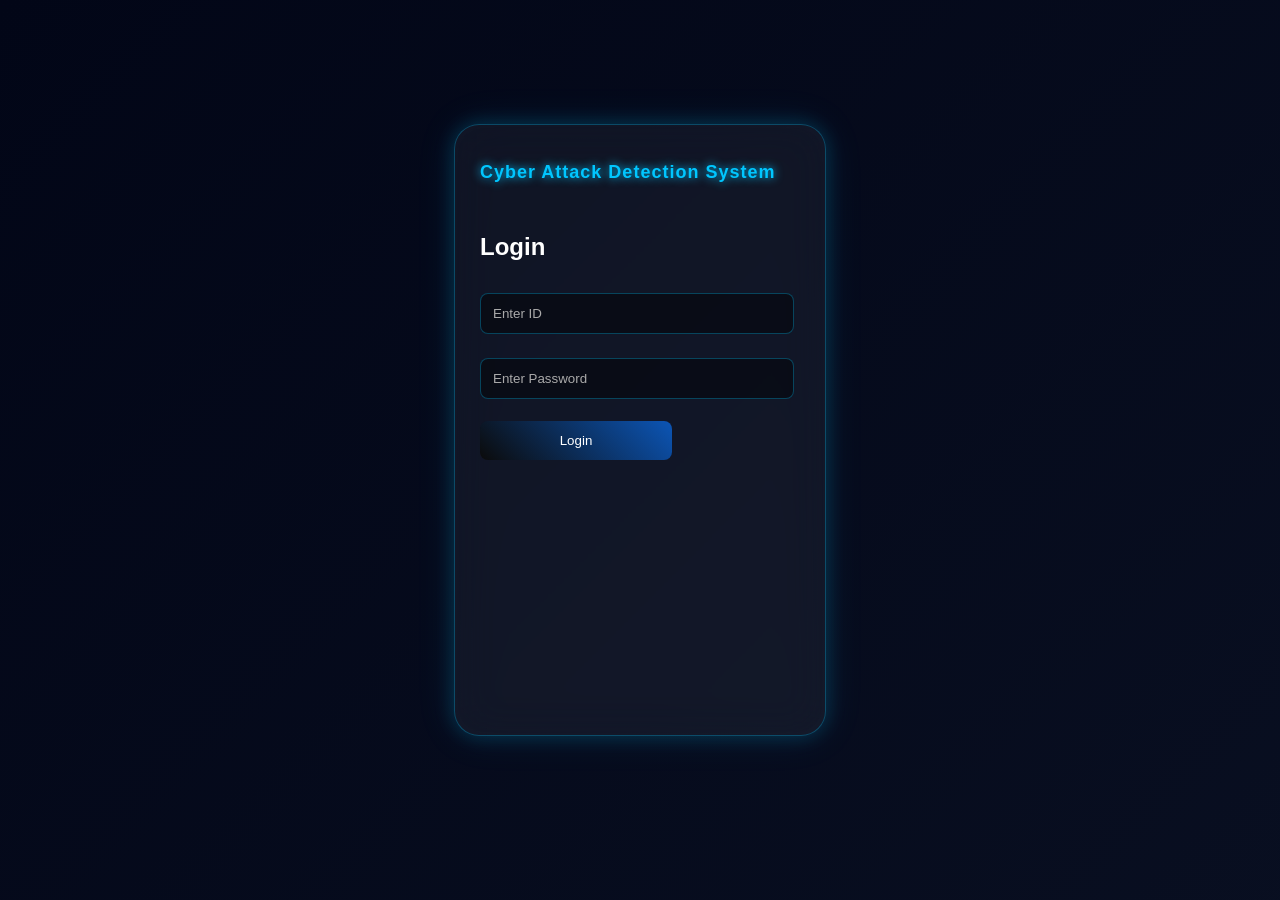
<file: index.html>
<!DOCTYPE html>
<html lang="en">

<head>
    <meta charset="UTF-8">
    <meta name="viewport" content="width=device-width, initial-scale=1.0">
    <title>Cyber Attack Detection System</title>
    <link rel="stylesheet" href="04-styles.css">
  
</head>

<body>

    
    <!-- LOGIN PAGE (PHONE STYLE) -->

    <div id="loginPage" class="phone-container">
        <div class="phone">
            <h1>Cyber Attack Detection System</h1>

            <div class="login-box">
                <h2>Login</h2>
                <input type="text" id="username" placeholder="Enter ID">
                <input type="password" id="password" placeholder="Enter Password">
                <button onclick="login()">Login</button>
                <p id="error"></p>
            </div>
        </div>
    </div>

    

    <script src="script.js"></script>
</body>


</html>
</file>
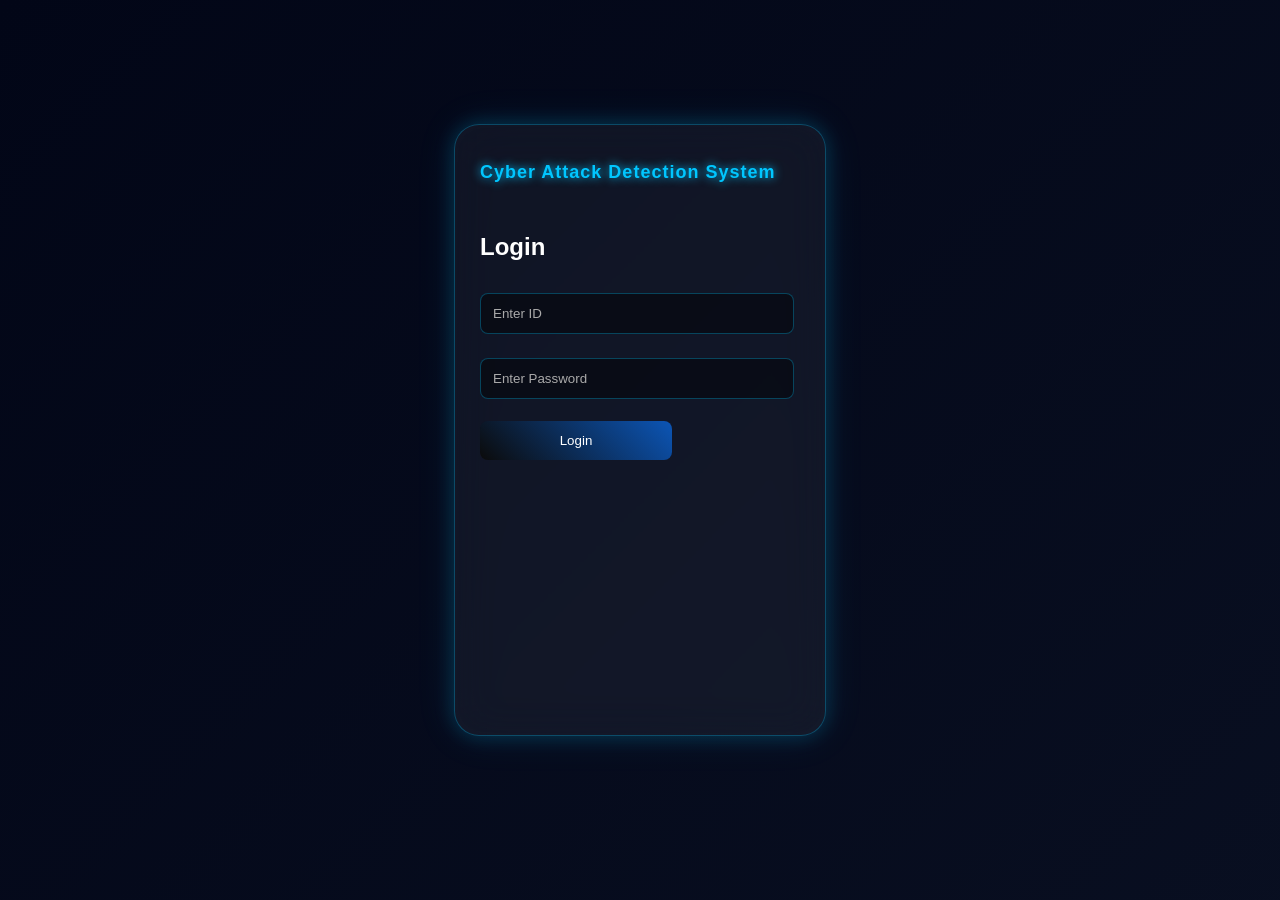
<file: 01-index.html>
<!DOCTYPE html>
<html lang="en">

<head>
    <meta charset="UTF-8">
    <meta name="viewport" content="width=device-width, initial-scale=1.0">
    <title>Cyber Attack Detection System</title>
    <link rel="stylesheet" href="04-styles.css">
  
</head>

<body>

    
    <!-- LOGIN PAGE (PHONE STYLE) -->

    <div id="loginPage" class="phone-container">
        <div class="phone">
            <h1>Cyber Attack Detection System</h1>

            <div class="login-box">
                <h2>Login</h2>
                <input type="text" id="username" placeholder="Enter ID">
                <input type="password" id="password" placeholder="Enter Password">
                <button onclick="login()">Login</button>
                <p id="error"></p>
            </div>
        </div>
    </div>

    

    <script src="script.js"></script>
</body>


</html>
</file>
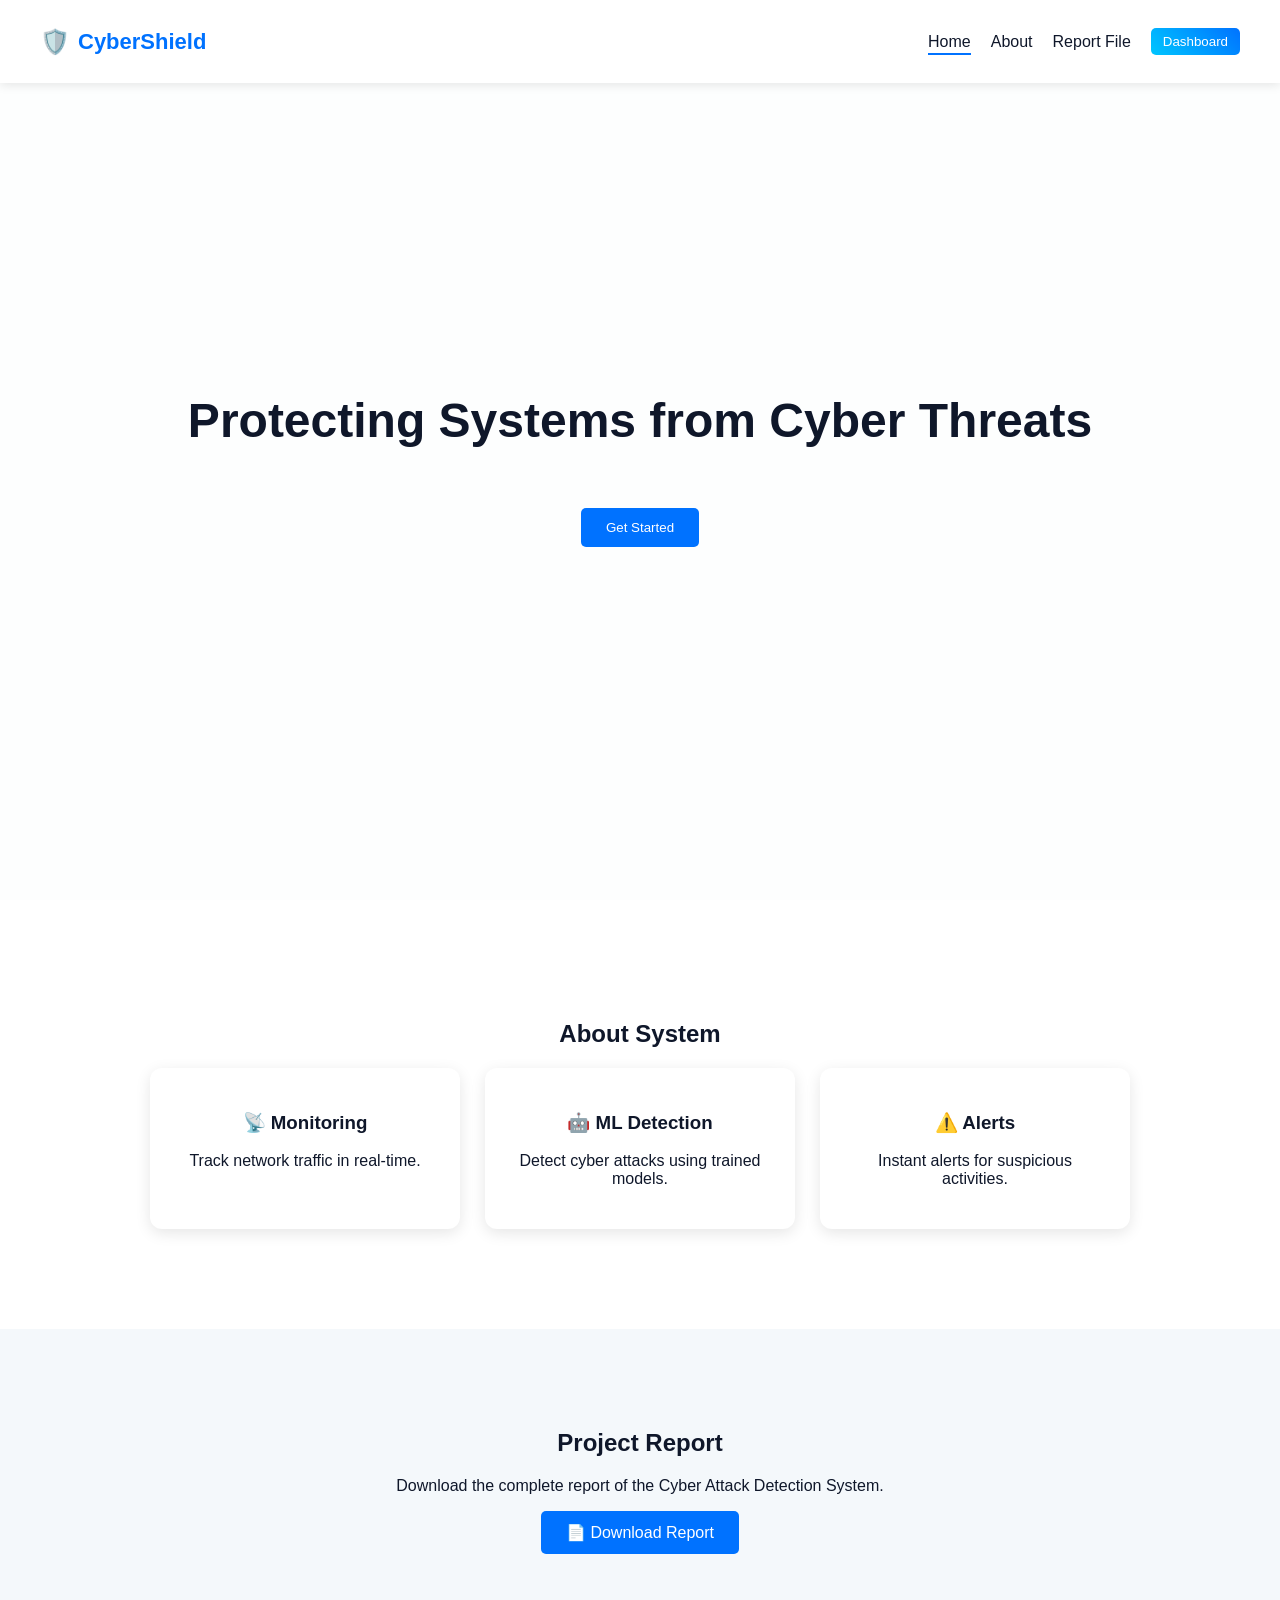
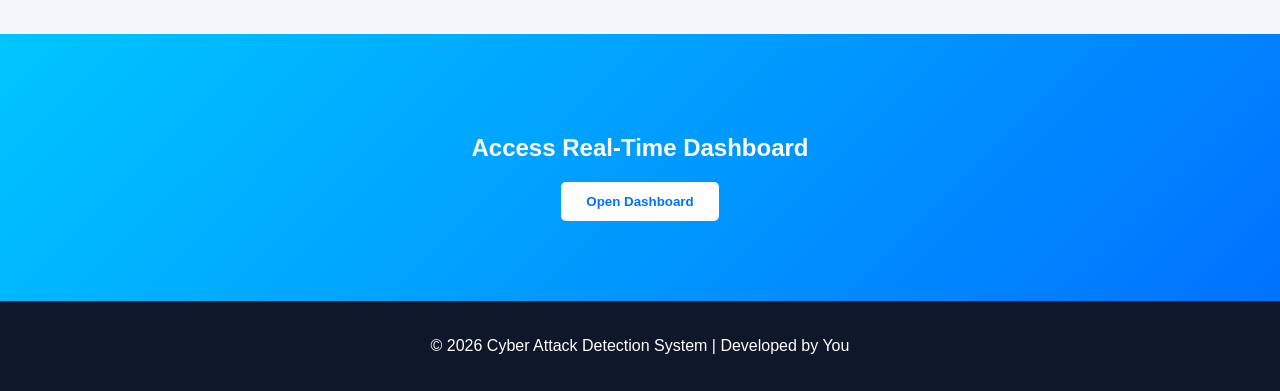
<file: 02-landing.html>
<!DOCTYPE html>
<html lang="en">
<head>
    <meta charset="UTF-8">
    <meta name="viewport" content="width=device-width, initial-scale=1.0">
    <title>landing page</title>
    <link rel="stylesheet" href="05-landing.css">
</head>
<body>
    
    
    
    
    
    <!-- ================= NAVBAR ================= -->
    <nav class="navbar">
        <div class="logo">CyberShield</div>
        
        <ul class="nav-links" id="navLinks">
            <li><a href="#home" class="active">Home</a></li>
            <li><a href="#about">About</a></li>
            <li><a href="#report">Report File</a></li>
            <li><button onclick="openDashboard()" class="dashboard-btn">Dashboard</button></li>
        </ul>
        
        <div class="menu-toggle" onclick="toggleMenu()">☰</div>
    </nav>
    
    <!-- ================= HERO ================= -->
    <section id="home" class="hero">
        <div class="hero-content">
            <h1>Protecting Systems from Cyber Threats</h1>
            
            <button onclick="openDashboard()">Get Started</button>
            
        </div>
    </section>
    
    <!-- ================= ABOUT ================= -->
    <section id="about" class="about">
        <h2>About System</h2>
        
        <div class="cards">
            <div class="card">
                <h3>📡 Monitoring</h3>
                <p>Track network traffic in real-time.</p>
            </div>
            
            <div class="card">
                <h3>🤖 ML Detection</h3>
                <p>Detect cyber attacks using trained models.</p>
            </div>
            
            <div class="card">
                <h3>⚠️ Alerts</h3>
                <p>Instant alerts for suspicious activities.</p>
            </div>
        </div>
    </section>
    
    <!-- ================= REPORT ================= -->
    <section id="report" class="report">
        <h2>Project Report</h2>
        <p>Download the complete report of the Cyber Attack Detection System.</p>
        
        <a href="https://d.docs.live.net/a736bfb7a57fae21/Documents/report%20cyber%20attack.pptx" class="report-btn" download>📄 Download Report</a>
    </section>
    
    <!-- ================= DASHBOARD CTA ================= -->
    <section class="cta">
        <h2>Access Real-Time Dashboard</h2>
        <button onclick="openDashboard()">Open Dashboard</button>
    </section>
    
    
    
    
    
    
    <footer>
        
        <p>© 2026 Cyber Attack Detection System | Developed by You</p>
        
    </footer>
    
    <script src="script.js"></script>
</body>
</html>
</file>
<file: 04-styles.css>
/* /* ================= GLOBAL ================= */
body {
    margin: 0;
    font-family: 'Poppins', sans-serif;
    background: linear-gradient(135deg, #020617, #0f172a, #020617);
    background-size: 400% 400%;
    animation: bgMove 10s infinite alternate;
    color: #fff;
    overflow: hidden;
}

/* Animated background */
@keyframes bgMove {
    0% { background-position: left; }
    100% { background-position: right; }
}

/* ================= CONTAINER ================= */
.phone-container {
    padding: 25px;
    height: 90vh;
    display: flex;
    justify-content: center;
    align-items: center;
    perspective: 1200px; /* 3D depth */
}

/* ================= PHONE CARD ================= */
.phone {
    width: 320px;
    height: 560px;
    padding: 25px;
    border-radius: 25px;

    /* Glassmorphism */
    background: rgba(255, 255, 255, 0.05);
    backdrop-filter: blur(20px);

    border: 1px solid rgba(0, 198, 255, 0.3);

    /* 3D + Glow */
    transform-style: preserve-3d;
    transition: transform 0.4s ease, box-shadow 0.4s;

    box-shadow: 
        0 0 20px rgba(0,198,255,0.2),
        0 0 40px rgba(0,198,255,0.1),
        inset 0 0 20px rgba(255,255,255,0.02);

    animation: float 4s ease-in-out infinite;
}

/* Floating effect */
@keyframes float {
    0%,100% { transform: translateY(0px); }
    50% { transform: translateY(-10px); }
}

/* 3D hover tilt */
.phone:hover {
    transform: rotateX(8deg) rotateY(-8deg) scale(1.03);
    box-shadow: 
        0 0 40px rgba(0,198,255,0.5),
        0 0 80px rgba(0,198,255,0.3);
}

/* ================= TITLE ================= */
.phone h1 {
    font-size: 18px;
    letter-spacing: 1px;
    margin-bottom: 20px;

    color: #00c6ff;
    text-shadow: 0 0 10px #00c6ff;
}

/* ================= LOGIN BOX ================= */
.login-box {
    margin-top: 50px;
}

/* ================= INPUT ================= */
.login-box input {
    width: 90%;
    margin: 12px 0;
    padding: 12px;

    border-radius: 8px;
    border: 1px solid rgba(0,198,255,0.3);

    background: rgba(0,0,0,0.4);
    color: white;

    transition: 0.3s;
}

/* Placeholder */
.login-box input::placeholder {
    color: #aaa;
}

/* Focus glow */
.login-box input:focus {
    outline: none;
    border-color: #00c6ff;
    box-shadow: 0 0 10px #00c6ff;
     background: linear-gradient(45deg, #0b0b0b, #0c55b5);
}

/* ================= BUTTON ================= */
.login-box button {
    width: 60%;
    padding: 12px;
    margin-top: 10px;

    border-radius: 8px;
    border: none;

    background: linear-gradient(45deg, #0b0b0b, #0c55b5);
    color: white;

    cursor: pointer;

    transition: all 0.3s ease;
}

/* Hover */
.login-box button:hover {
    transform: scale(1.08);
    box-shadow: 0 0 15px #00c6ff, 0 0 30px #0072ff;
}

/* Click effect */
.login-box button:active {
    transform: scale(0.95);
}

/* ================= RESPONSIVE ================= */
@media (max-width: 768px) {
    .phone {
        width: 90%;
        height: auto;
    }
}
</file>
<file: 05-landing.css>
/* ===== GLOBAL ===== */
body {
    margin: 0;
    font-family: 'Segoe UI', sans-serif;
    background: #f4f8fb;
    color: #0f172a;
    scroll-behavior: smooth;
}

/* ===== NAVBAR ===== */
.navbar {
    position: fixed;
    width: 100%;
    background: white;
    display: flex;
    justify-content: space-between;
    align-items: center;

    padding: 12px 40px; /* reduced from 80px */
    box-shadow: 0 2px 10px rgba(0,0,0,0.1);

    z-index: 1000;
    box-sizing: border-box; /* prevents overflow */
}

.logo {
    font-size: 22px;
    font-weight: bold;
    color: #0072ff;
    display: flex;
    align-items: center;
    gap: 8px;
}

/* Add icon-style logo */
.logo::before {
    content: "🛡️";
    font-size: 24px;
}

.nav-links {
    list-style: none;
    display: flex;
    gap: 20px; /* reduced gap */
    align-items: center;
    flex-wrap: nowrap;
}

.nav-links a {
    color: #0f172a;
    text-decoration: none;
    font-weight: 500;
    position: relative;
}

.nav-links a::after {
    content: "";
    position: absolute;
    width: 0;
    height: 2px;
    background: #0072ff;
    left: 0;
    bottom: -5px;
    transition: 0.3s;
}

.nav-links a:hover::after,
.nav-links .active::after {
    width: 100%;
}

.dashboard-btn {
    background: linear-gradient(45deg, #00c6ff, #0072ff);
    border: none;
    padding: 6px 12px; /* slightly smaller */
    color: white;
    cursor: pointer;
    border-radius: 5px;
    white-space: nowrap; /* prevents breaking */
}

/* ===== HERO ===== */
.hero {
    height: 100vh;
    display: flex;
    justify-content: center;
    align-items: center;

    /* Cybersecurity background image */
    background: url('https://images.unsplash.com/photo-1550751827-4bd374c3f58b') no-repeat center/cover;

    text-align: center;
    position: relative;
}

/* overlay for readability */
.hero::before {
    content: "";
    position: absolute;
    width: 100%;
    height: 100%;
    background: rgba(255,255,255,0.85);
    top: 0;
    left: 0;
}

.hero-content {
    position: relative;
    z-index: 1;
}

.hero h1 {
    font-size: 48px;
    color: #0f172a;
}

.hero button {
    margin-top: 20px;
    padding: 12px 25px;
    background: #0072ff;
    color: white;
    border: none;
    cursor: pointer;
    border-radius: 5px;
    transition: 0.3s;
}

.hero button:hover {
    background: #005edb;
}

/* ===== ABOUT ===== */
.about {
    padding: 100px 20px;
    text-align: center;
    background: #ffffff;
}

.cards {
    display: flex;
    justify-content: center;
    gap: 25px;
    flex-wrap: wrap;
}

.card {
    background: white;
    padding: 25px;
    border-radius: 12px;
    width: 260px;
    transition: 0.3s;
    box-shadow: 0 4px 15px rgba(0,0,0,0.1);
}

.card:hover {
    transform: translateY(-8px);
    box-shadow: 0 10px 25px rgba(0,114,255,0.2);
}

/* ===== REPORT ===== */
.report {
    padding: 80px;
    text-align: center;
    background: #f4f8fb;
}

.report-btn {
    display: inline-block;
    padding: 12px 25px;
    background: #0072ff;
    color: white;
    text-decoration: none;
    border-radius: 5px;
}

/* ===== CTA ===== */
.cta {
    text-align: center;
    padding: 80px;
    background: linear-gradient(135deg, #00c6ff, #0072ff);
    color: white;
}

.cta button {
    padding: 12px 25px;
    background: white;
    border: none;
    color: #0072ff;
    font-weight: bold;
    cursor: pointer;
    border-radius: 5px;
}

/* ===== FOOTER ===== */
footer {
    text-align: center;
    padding: 20px;
    background: #0f172a;
    color: white;
}

/* ===== MOBILE ===== */
.menu-toggle {
    display: none;
    cursor: pointer;
    font-size: 22px;
}

@media (max-width: 1024px) {
    .navbar {
        padding: 15px 40px;
    }
}

@media (max-width: 768px) {
    .nav-links {
        display: none;
        flex-direction: column;
        background: white;
        position: absolute;
        right: 20px;
        top: 60px;
        width: 200px;
        box-shadow: 0 5px 20px rgba(0,0,0,0.2);
        padding: 20px;
    }

    .nav-links.show {
        display: flex;
    }

    .menu-toggle {
        display: block;
    }
}
</file>
